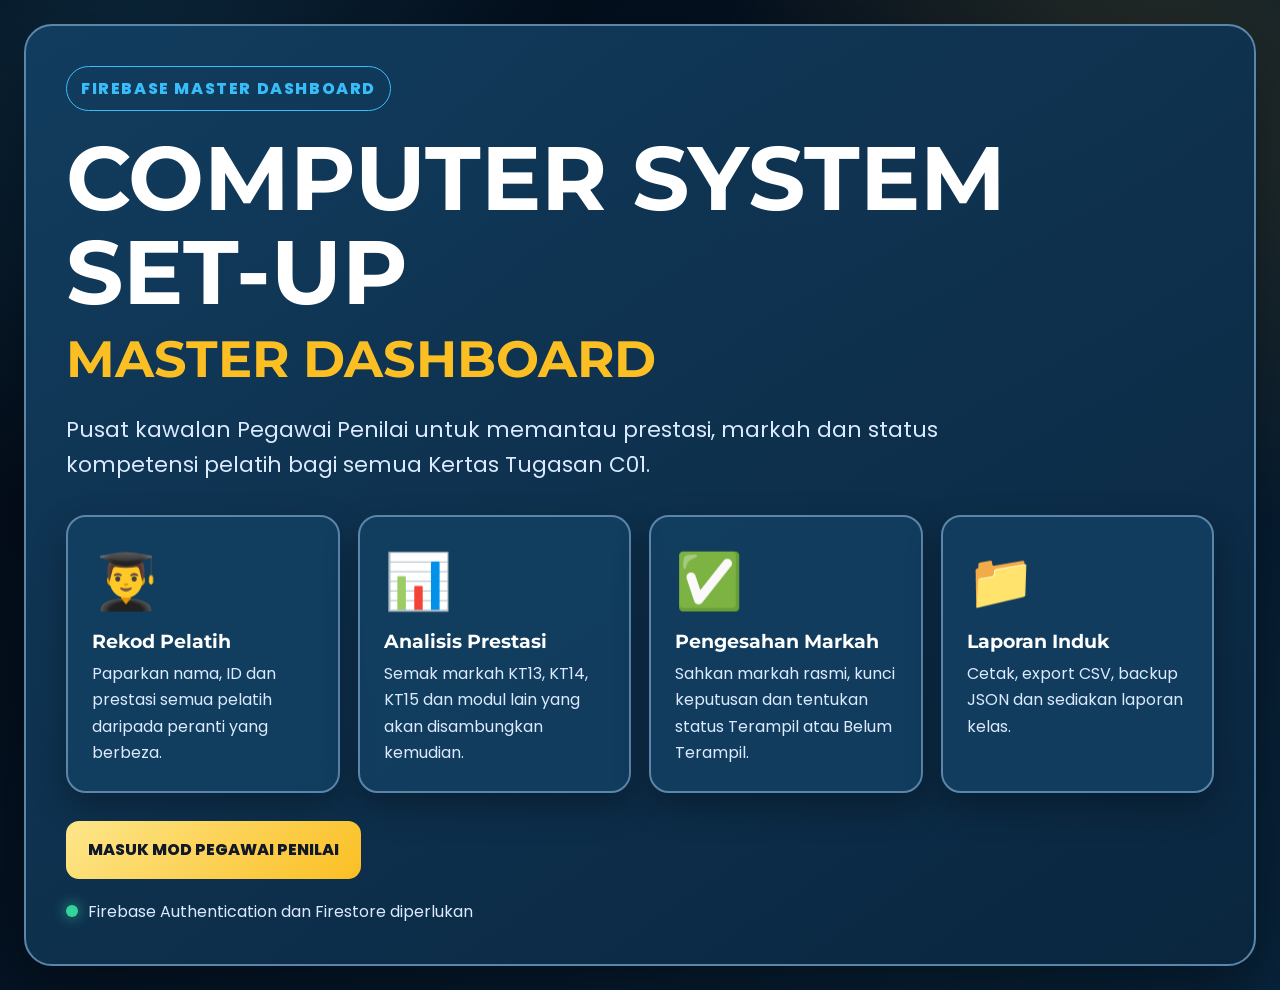
<file: index.html>
<!DOCTYPE html>
<html lang="ms">
<head>
  <meta charset="UTF-8">

  <meta
    name="viewport"
    content="width=device-width, initial-scale=1.0, maximum-scale=5"
  >

  <meta
    http-equiv="Cache-Control"
    content="no-cache, no-store, must-revalidate"
  >

  <meta
    http-equiv="Pragma"
    content="no-cache"
  >

  <meta
    http-equiv="Expires"
    content="0"
  >

  <title>Computer System Set-Up Master Dashboard</title>

  <link rel="preconnect" href="https://fonts.googleapis.com">

  <link rel="preconnect" href="https://fonts.gstatic.com" crossorigin>

  <link
    href="https://fonts.googleapis.com/css2?family=Montserrat:wght@600;700;800&family=Poppins:wght@400;500;600;700&display=swap"
    rel="stylesheet"
  >

  <link
    rel="stylesheet"
    href="style.css?v=20260805-master-1"
  >
</head>

<body>

  <main class="landing-page">

    <section class="hero-panel">

      <div class="hero-badge">
        FIREBASE MASTER DASHBOARD
      </div>

      <h1>
        COMPUTER SYSTEM SET-UP
      </h1>

      <h2>
        MASTER DASHBOARD
      </h2>

      <p class="hero-description">
        Pusat kawalan Pegawai Penilai untuk memantau prestasi,
        markah dan status kompetensi pelatih bagi semua Kertas
        Tugasan C01.
      </p>

      <div class="feature-grid">

        <article class="feature-card">
          <div class="feature-icon">
            👨‍🎓
          </div>

          <h3>
            Rekod Pelatih
          </h3>

          <p>
            Paparkan nama, ID dan prestasi semua pelatih daripada
            peranti yang berbeza.
          </p>
        </article>

        <article class="feature-card">
          <div class="feature-icon">
            📊
          </div>

          <h3>
            Analisis Prestasi
          </h3>

          <p>
            Semak markah KT13, KT14, KT15 dan modul lain yang akan
            disambungkan kemudian.
          </p>
        </article>

        <article class="feature-card">
          <div class="feature-icon">
            ✅
          </div>

          <h3>
            Pengesahan Markah
          </h3>

          <p>
            Sahkan markah rasmi, kunci keputusan dan tentukan status
            Terampil atau Belum Terampil.
          </p>
        </article>

        <article class="feature-card">
          <div class="feature-icon">
            📁
          </div>

          <h3>
            Laporan Induk
          </h3>

          <p>
            Cetak, export CSV, backup JSON dan sediakan laporan kelas.
          </p>
        </article>

      </div>

      <div class="hero-actions">

        <button
          class="primary-button"
          type="button"
          onclick="window.location.href='login.html'"
        >
          MASUK MOD PEGAWAI PENILAI
        </button>

      </div>

      <div class="system-status">

        <span class="status-dot"></span>

        <span>
          Firebase Authentication dan Firestore diperlukan
        </span>

      </div>

    </section>

  </main>

</body>
</html>
</file>
<file: style.css>
:root {
  --bg-dark: #020712;
  --bg-mid: #08243c;
  --bg-soft: #0b2a45;

  --panel: rgba(10, 38, 63, 0.97);
  --panel-light: rgba(18, 61, 95, 0.97);
  --panel-soft: rgba(24, 78, 118, 0.88);

  --text: #ffffff;
  --muted: #dbeafe;

  --blue: #38bdf8;
  --blue-dark: #1d4ed8;

  --orange: #fbbf24;
  --orange-dark: #92400e;

  --green: #34d399;
  --green-dark: #047857;

  --red: #fb7185;
  --red-dark: #9f1239;

  --grey: #64748b;
  --border: #5a86aa;

  --shadow:
    0 25px 70px rgba(0, 0, 0, 0.42);

  --shadow-soft:
    0 14px 34px rgba(0, 0, 0, 0.3);

  --radius-large: 28px;
  --radius-medium: 20px;
  --radius-small: 13px;
}

/* =========================================================
   ASAS
========================================================= */

* {
  box-sizing: border-box;
}

html {
  scroll-behavior: smooth;
  -webkit-text-size-adjust: 100%;
}

body {
  margin: 0;
  min-height: 100vh;

  font-family:
    "Poppins",
    Arial,
    sans-serif;

  color: var(--text);

  background:
    radial-gradient(
      circle at 10% 8%,
      rgba(56, 189, 248, 0.18),
      transparent 30%
    ),
    radial-gradient(
      circle at 90% 10%,
      rgba(251, 191, 36, 0.14),
      transparent 30%
    ),
    linear-gradient(
      135deg,
      var(--bg-dark),
      var(--bg-mid)
    );
}

body.light-mode {
  --bg-dark: #e8f3fb;
  --bg-mid: #d7ebf8;
  --bg-soft: #ffffff;

  --panel: rgba(255, 255, 255, 0.97);
  --panel-light: rgba(242, 249, 255, 0.98);
  --panel-soft: rgba(226, 242, 253, 0.95);

  --text: #0f172a;
  --muted: #334155;

  --border: #8fb7d2;

  --shadow:
    0 20px 55px rgba(30, 64, 90, 0.2);

  --shadow-soft:
    0 12px 28px rgba(30, 64, 90, 0.16);
}

button,
input,
select {
  font: inherit;
}

button {
  cursor: pointer;
  touch-action: manipulation;
  -webkit-tap-highlight-color: transparent;
}

button:disabled {
  cursor: not-allowed;
  opacity: 0.55;
}

h1,
h2,
h3,
strong {
  font-family:
    "Montserrat",
    Arial,
    sans-serif;
}

h1 {
  margin: 8px 0;

  font-size:
    clamp(
      2.4rem,
      5vw,
      5rem
    );

  line-height: 1.05;
}

h2 {
  margin: 8px 0;

  font-size:
    clamp(
      1.7rem,
      3.5vw,
      3rem
    );
}

h3 {
  margin: 8px 0;
}

p {
  line-height: 1.65;
}

/* =========================================================
   LANDING PAGE
========================================================= */

.landing-page {
  min-height: 100vh;

  display: grid;
  place-items: center;

  padding: 24px;
}

.hero-panel {
  width: min(1450px, 100%);

  padding: 40px;

  border:
    2px solid
    var(--border);

  border-radius:
    var(--radius-large);

  background:
    linear-gradient(
      145deg,
      var(--panel-light),
      var(--panel)
    );

  box-shadow:
    var(--shadow);
}

.hero-badge {
  display: inline-block;

  padding: 9px 14px;

  border:
    1px solid
    var(--blue);

  border-radius: 999px;

  color: var(--blue);

  font-weight: 800;
  letter-spacing: 0.1em;
}

.hero-panel h1 {
  margin:
    20px 0 0;

  font-size:
    clamp(
      3rem,
      7vw,
      6.8rem
    );
}

.hero-panel h2 {
  margin:
    8px 0 18px;

  color:
    var(--orange);

  font-size:
    clamp(
      2rem,
      4vw,
      4rem
    );
}

.hero-description {
  max-width: 950px;

  color:
    var(--muted);

  font-size:
    clamp(
      1rem,
      2vw,
      1.35rem
    );
}

.feature-grid {
  display: grid;

  grid-template-columns:
    repeat(
      4,
      minmax(0, 1fr)
    );

  gap: 18px;

  margin-top: 32px;
}

.feature-card {
  min-height: 250px;

  padding: 24px;

  border:
    2px solid
    var(--border);

  border-radius:
    var(--radius-medium);

  background:
    var(--panel-light);

  box-shadow:
    var(--shadow-soft);

  transition:
    transform 0.2s ease,
    border-color 0.2s ease;
}

.feature-card:hover {
  transform:
    translateY(-6px);

  border-color:
    var(--orange);
}

.feature-icon {
  font-size: 3.4rem;
}

.feature-card p {
  margin: 0;

  color:
    var(--muted);
}

.hero-actions {
  margin-top: 28px;
}

.system-status {
  display: flex;
  align-items: center;

  gap: 10px;

  margin-top: 20px;

  color:
    var(--muted);
}

.status-dot {
  width: 12px;
  height: 12px;

  border-radius: 50%;

  background:
    var(--green);

  box-shadow:
    0 0 14px
    rgba(52, 211, 153, 0.8);

  animation:
    pulseStatus
    1.8s ease-in-out
    infinite;
}

@keyframes pulseStatus {
  0%,
  100% {
    opacity: 1;
    transform:
      scale(1);
  }

  50% {
    opacity: 0.55;
    transform:
      scale(0.85);
  }
}

/* =========================================================
   PANEL UMUM
========================================================= */

.page {
  width:
    min(
      1580px,
      100%
    );

  margin: 0 auto;
  padding: 22px;
}

.center-page {
  min-height: 100vh;

  display: grid;
  place-items: center;

  padding: 20px;
}

.panel {
  margin-bottom: 18px;
  padding: 28px;

  border:
    2px solid
    var(--border);

  border-radius:
    var(--radius-large);

  background:
    linear-gradient(
      145deg,
      var(--panel-light),
      var(--panel)
    );

  box-shadow:
    var(--shadow);
}

.eyebrow {
  margin: 0;

  color:
    var(--blue);

  font-weight: 800;
  letter-spacing: 0.1em;
}

.muted {
  color:
    var(--muted);
}

/* =========================================================
   BORANG LOGIN
========================================================= */

.login-panel {
  width:
    min(
      720px,
      100%
    );
}

.login-panel label {
  display: block;

  margin-top: 18px;

  font-weight: 700;
}

input,
select {
  width: 100%;
  min-height: 56px;

  margin-top: 8px;
  padding: 13px 15px;

  border:
    2px solid
    var(--border);

  border-radius:
    var(--radius-small);

  color:
    var(--text);

  background:
    var(--bg-soft);

  outline: none;
}

input::placeholder {
  color:
    var(--muted);

  opacity: 0.8;
}

input:focus,
select:focus {
  border-color:
    var(--orange);

  box-shadow:
    0 0 0 4px
    rgba(251, 191, 36, 0.17);
}

select option {
  color: #111827;
  background: #ffffff;
}

.message {
  min-height: 26px;

  margin:
    16px 0 0;

  color:
    var(--red);

  font-weight: 700;
}

/* =========================================================
   BUTANG
========================================================= */

.primary-button,
.secondary-button,
.danger-button,
.warning-button,
.small-primary-button,
.small-warning-button {
  border-radius:
    var(--radius-small);

  font-weight: 800;

  transition:
    transform 0.15s ease,
    filter 0.15s ease;
}

.primary-button:hover,
.secondary-button:hover,
.danger-button:hover,
.warning-button:hover,
.small-primary-button:hover,
.small-warning-button:hover {
  transform:
    translateY(-2px);

  filter:
    brightness(1.07);
}

.primary-button {
  min-height: 58px;

  padding:
    14px 22px;

  border: 0;

  color:
    #111827;

  background:
    linear-gradient(
      135deg,
      #fde68a,
      var(--orange)
    );
}

.secondary-button {
  min-height: 54px;

  padding:
    12px 17px;

  border:
    2px solid
    #60a5fa;

  color:
    #ffffff;

  background:
    var(--blue-dark);
}

.danger-button {
  min-height: 54px;

  padding:
    12px 17px;

  border:
    2px solid
    var(--red);

  color:
    #ffffff;

  background:
    var(--red-dark);
}

.warning-button {
  min-height: 54px;

  padding:
    12px 17px;

  border:
    2px solid
    var(--orange);

  color:
    #ffffff;

  background:
    var(--orange-dark);
}

.small-primary-button,
.small-warning-button {
  min-height: 42px;

  padding:
    8px 12px;

  color:
    #ffffff;
}

.small-primary-button {
  border:
    2px solid
    #60a5fa;

  background:
    var(--blue-dark);
}

.small-warning-button {
  border:
    2px solid
    var(--orange);

  background:
    var(--orange-dark);
}

.full {
  width: 100%;

  margin-top: 12px;
}

/* =========================================================
   HEADER DASHBOARD
========================================================= */

.dashboard-header {
  display: flex;

  justify-content:
    space-between;

  align-items:
    center;

  gap: 18px;

  flex-wrap: wrap;
}

.dashboard-actions {
  display: flex;

  align-items:
    center;

  gap: 10px;

  flex-wrap: wrap;
}

/* =========================================================
   STATISTIK
========================================================= */

.dashboard-stats {
  display: grid;

  grid-template-columns:
    repeat(
      5,
      minmax(0, 1fr)
    );

  gap: 14px;

  margin-bottom: 18px;
}

.stat-card {
  min-height: 150px;

  padding: 20px;

  border:
    2px solid
    var(--border);

  border-radius:
    var(--radius-medium);

  background:
    linear-gradient(
      145deg,
      var(--panel-light),
      var(--panel)
    );

  box-shadow:
    var(--shadow-soft);
}

.stat-card span {
  display: block;

  color:
    var(--muted);

  font-weight: 600;
}

.stat-card strong {
  display: block;

  margin-top: 10px;

  color:
    var(--orange);

  font-size:
    clamp(
      2rem,
      4vw,
      3.4rem
    );
}

/* =========================================================
   SECTION HEADER
========================================================= */

.section-header {
  display: flex;

  justify-content:
    space-between;

  align-items:
    center;

  gap: 14px;

  flex-wrap: wrap;

  margin-bottom: 18px;
}

/* =========================================================
   STATUS FIREBASE
========================================================= */

.connection-status {
  display: inline-block;

  padding: 9px 14px;

  border-radius: 999px;

  font-size: 0.88rem;
  font-weight: 800;
}

.connection-status.online {
  color: #052e25;

  background:
    #6ee7b7;
}

.connection-status.connecting {
  color: #422006;

  background:
    #fde68a;
}

.connection-status.error {
  color: #ffffff;

  background:
    #be123c;
}

/* =========================================================
   SUMMARY MODUL
========================================================= */

.module-summary-grid {
  display: grid;

  grid-template-columns:
    repeat(
      3,
      minmax(0, 1fr)
    );

  gap: 16px;
}

.module-summary-card {
  padding: 22px;

  border:
    2px solid
    var(--border);

  border-radius:
    var(--radius-medium);

  background:
    var(--panel-light);

  text-align: center;

  box-shadow:
    var(--shadow-soft);
}

.module-summary-card span {
  display: block;

  color:
    var(--blue);

  font-weight: 800;
  letter-spacing: 0.1em;
}

.module-summary-card strong {
  display: block;

  margin: 8px 0;

  color:
    var(--orange);

  font-size:
    clamp(
      2.3rem,
      5vw,
      4rem
    );
}

.module-summary-card small {
  color:
    var(--muted);
}

/* =========================================================
   TAPISAN
========================================================= */

.filter-grid {
  display: grid;

  grid-template-columns:
    2fr 1fr 1fr;

  gap: 12px;

  margin-bottom: 20px;
}

/* =========================================================
   JADUAL
========================================================= */

.table-container {
  width: 100%;
}

.responsive-table {
  width: 100%;

  overflow-x: auto;

  border:
    2px solid
    var(--border);

  border-radius:
    var(--radius-medium);
}

table {
  width: 100%;

  min-width: 1120px;

  border-collapse:
    collapse;

  background:
    var(--panel);
}

th,
td {
  padding: 14px;

  border-bottom:
    1px solid
    var(--border);

  text-align: left;
  vertical-align: middle;
}

th {
  position: sticky;
  top: 0;

  z-index: 2;

  color:
    var(--orange);

  background:
    var(--bg-soft);

  font-size: 0.88rem;
  letter-spacing: 0.04em;
}

tbody tr {
  transition:
    background 0.18s ease;
}

tbody tr:hover {
  background:
    rgba(56, 189, 248, 0.08);
}

.student-name-cell {
  display: flex;

  align-items: center;

  gap: 10px;
}

.student-avatar {
  width: 46px;
  height: 46px;

  display: inline-grid;
  place-items: center;

  flex: 0 0 auto;

  border-radius: 50%;

  background:
    var(--bg-soft);

  font-size: 1.6rem;
}

.module-badge {
  display: inline-block;

  padding: 7px 10px;

  border-radius: 999px;

  color:
    #111827;

  background:
    var(--orange);

  font-size: 0.85rem;
  font-weight: 800;
}

/* =========================================================
   STATUS BADGE
========================================================= */

.status-badge {
  display: inline-block;

  padding: 7px 10px;

  border-radius: 999px;

  font-size: 0.78rem;
  font-weight: 800;

  white-space: nowrap;
}

.status-badge.competent {
  color: #052e25;

  background:
    #6ee7b7;
}

.status-badge.pending {
  color: #422006;

  background:
    #fde68a;
}

.status-badge.failed {
  color: #ffffff;

  background:
    #be123c;
}

.status-badge.neutral {
  color: #ffffff;

  background:
    var(--grey);
}

/* =========================================================
   KAWALAN MARKAH
========================================================= */

.mark-action-group {
  display: flex;

  align-items: center;

  gap: 8px;
}

.mark-input {
  width: 90px;
  min-height: 42px;

  margin: 0;

  padding: 8px;
}

/* =========================================================
   RANKING
========================================================= */

.ranking-list {
  display: grid;

  gap: 12px;
}

.ranking-card {
  display: grid;

  grid-template-columns:
    80px 1fr auto;

  align-items: center;

  gap: 14px;

  padding: 18px;

  border:
    2px solid
    var(--border);

  border-radius:
    var(--radius-medium);

  background:
    var(--panel-light);

  box-shadow:
    var(--shadow-soft);
}

.ranking-position {
  display: grid;
  place-items: center;

  font-size: 2.2rem;
  font-weight: 800;
}

.ranking-profile {
  display: flex;

  align-items: center;

  gap: 12px;
}

.ranking-profile p {
  margin: 4px 0 0;

  color:
    var(--muted);
}

.ranking-score {
  text-align: right;
}

.ranking-score strong {
  display: block;

  color:
    var(--orange);

  font-size: 1.8rem;
}

.ranking-score span {
  color:
    var(--muted);
}

/* =========================================================
   EMPTY STATE
========================================================= */

.empty-state {
  padding: 34px;

  border:
    2px dashed
    var(--border);

  border-radius:
    var(--radius-medium);

  text-align: center;

  color:
    var(--muted);
}

/* =========================================================
   TOAST
========================================================= */

.toast {
  position: fixed;

  right: 20px;
  bottom: 20px;

  z-index: 9999;

  max-width:
    min(
      440px,
      calc(100% - 40px)
    );

  padding: 16px 20px;

  border:
    2px solid
    var(--border);

  border-radius:
    var(--radius-small);

  color:
    #ffffff;

  background:
    #071c2e;

  box-shadow:
    var(--shadow);

  font-weight: 700;
}

.hidden {
  display: none !important;
}

/* =========================================================
   MODE PROJEKTOR
========================================================= */

body.projector-mode {
  font-size: 118%;
}

body.projector-mode .page {
  width:
    min(
      1900px,
      100%
    );
}

body.projector-mode th,
body.projector-mode td {
  padding: 18px;
}

body.projector-mode .stat-card {
  min-height: 175px;
}

/* =========================================================
   RESPONSIVE TABLET
========================================================= */

@media (
  max-width: 1200px
) {
  .dashboard-stats {
    grid-template-columns:
      repeat(
        3,
        minmax(0, 1fr)
      );
  }

  .feature-grid {
    grid-template-columns:
      repeat(
        2,
        minmax(0, 1fr)
      );
  }
}

/* =========================================================
   RESPONSIVE TELEFON
========================================================= */

@media (
  max-width: 760px
) {
  .landing-page {
    padding: 10px;
  }

  .hero-panel {
    padding: 22px;
  }

  .feature-grid,
  .module-summary-grid,
  .dashboard-stats,
  .filter-grid {
    grid-template-columns:
      1fr;
  }

  .feature-card {
    min-height: auto;
  }

  .page {
    padding: 10px;
  }

  .panel {
    padding: 20px;
  }

  .dashboard-actions {
    width: 100%;
  }

  .dashboard-actions button {
    width: 100%;
  }

  .ranking-card {
    grid-template-columns:
      54px 1fr;
  }

  .ranking-score {
    grid-column:
      1 / -1;

    text-align: left;

    padding-left: 66px;
  }

  .mark-action-group {
    flex-direction:
      column;

    align-items: stretch;
  }

  .mark-input {
    width: 100%;
  }

  .primary-button {
    width: 100%;
  }
}

/* =========================================================
   CETAK
========================================================= */

@media print {
  body {
    color: #000000;
    background: #ffffff;
  }

  .dashboard-actions,
  .filter-grid,
  .toast,
  button {
    display: none !important;
  }

  .panel,
  .stat-card,
  .module-summary-card,
  .ranking-card {
    color: #000000;
    background: #ffffff;

    box-shadow: none;
  }

  .muted,
  .ranking-profile p,
  .ranking-score span {
    color: #333333;
  }

  th,
  td {
    color: #000000;
    border-color: #777777;
  }

  th {
    background: #eeeeee;
  }
}
</file>
